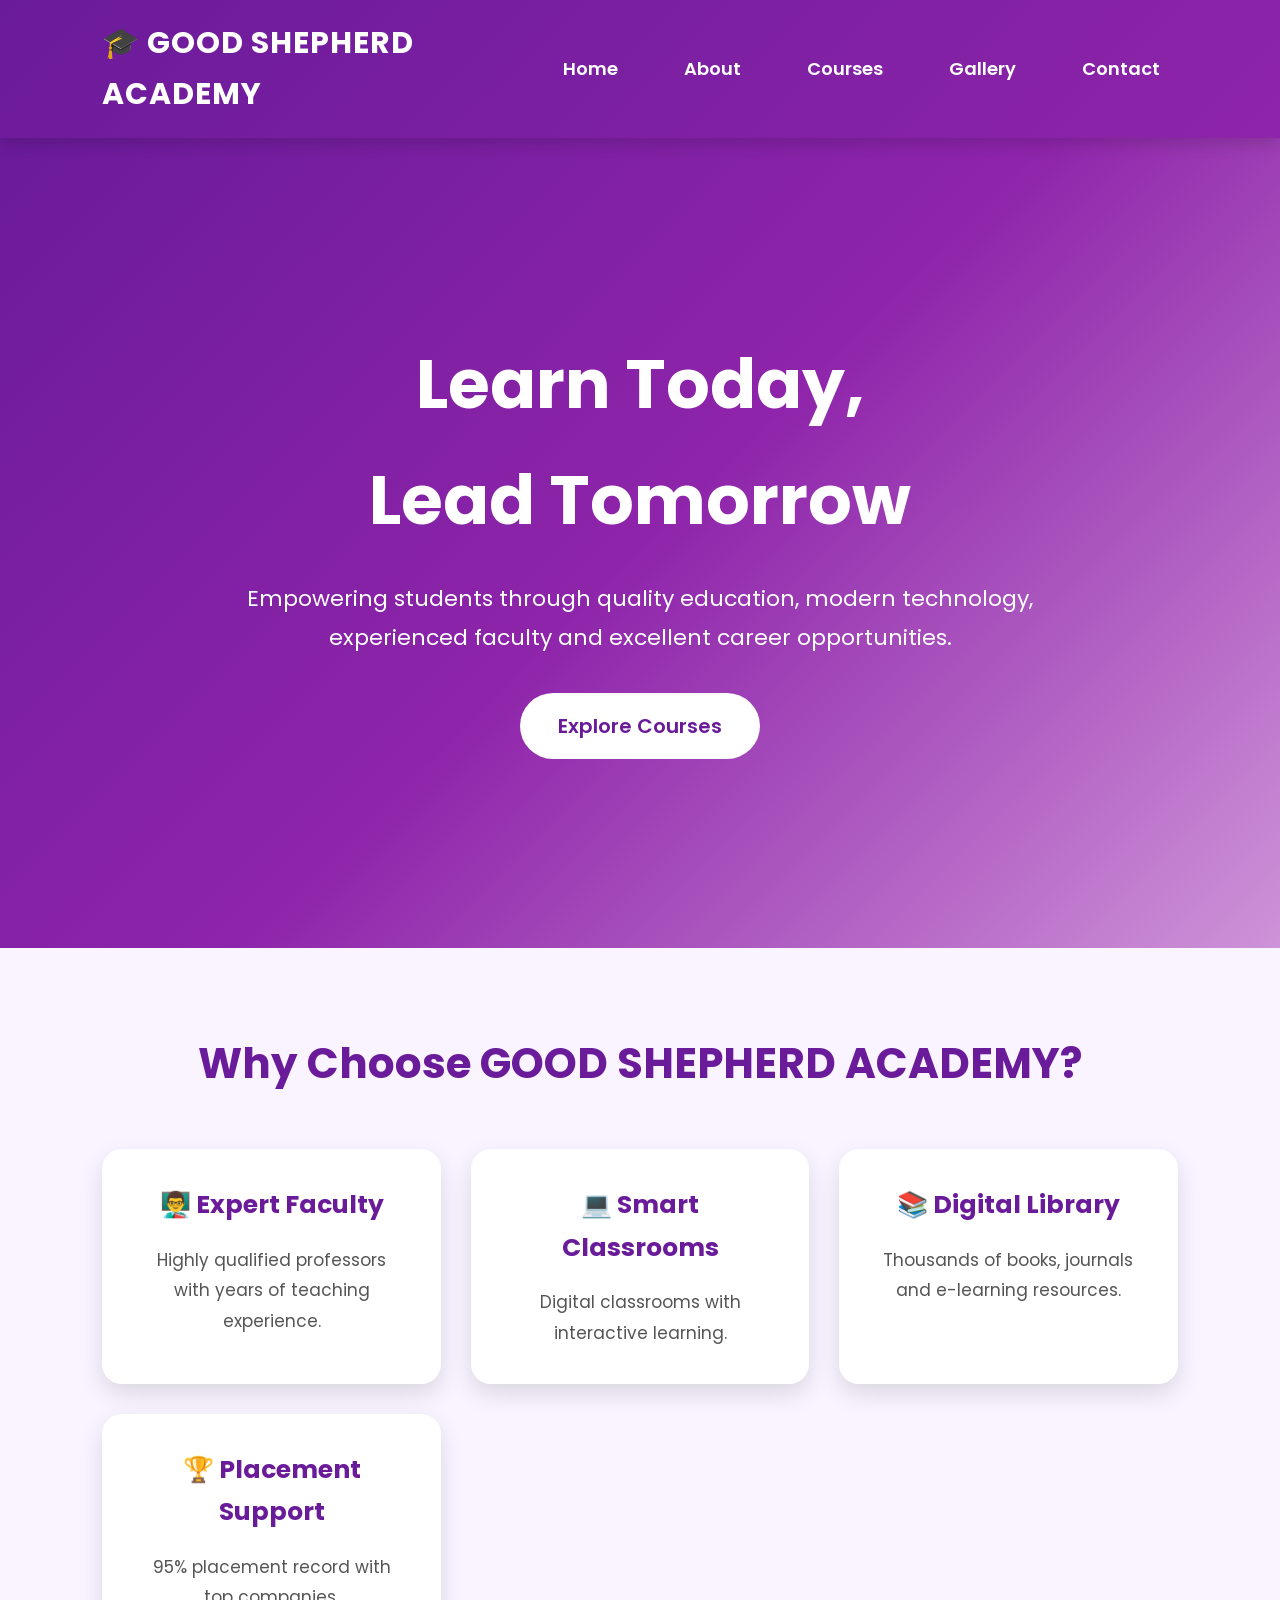
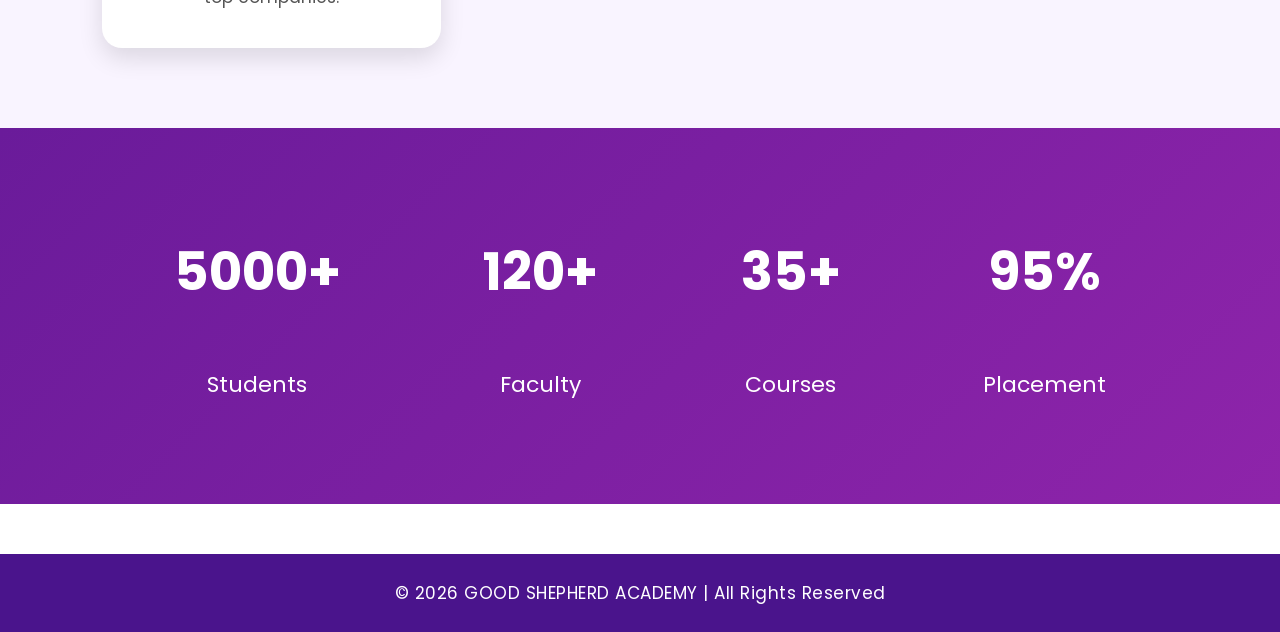
<file: index.html>
<!DOCTYPE html>
<html lang="en">

<head>

<meta charset="UTF-8">
<meta name="viewport" content="width=device-width, initial-scale=1.0">

<title>GOOD SHEPHERD ACADEMY | Home</title>

<meta name="description" content="GOOD SHEPHERD ACADEMY provides quality education with modern classrooms, experienced faculty and career-focused courses.">

<meta name="keywords" content="Education, College, Academy, Courses, Engineering">

<link rel="stylesheet" href="style.css">

<link href="https://fonts.googleapis.com/css2?family=Poppins:wght@300;400;600;700&display=swap" rel="stylesheet">

</head>

<body>

<header>

<div class="logo">
🎓 GOOD SHEPHERD ACADEMY
</div>

<nav>

<ul>

<li><a href="index.html">Home</a></li>

<li><a href="about.html">About</a></li>

<li><a href="courses.html">Courses</a></li>

<li><a href="gallery.html">Gallery</a></li>

<li><a href="contact.html">Contact</a></li>

</ul>

</nav>

</header>

<section class="hero">

<div class="hero-content">

<h1>Learn Today,<br>Lead Tomorrow</h1>

<p>

Empowering students through quality education,
modern technology, experienced faculty and
excellent career opportunities.

</p>

<a href="courses.html" class="btn">

Explore Courses

</a>

</div>

</section>

<section class="why">

<h2>Why Choose GOOD SHEPHERD ACADEMY?</h2>

<div class="cards">

<div class="card">

<h3>👨‍🏫 Expert Faculty</h3>

<p>

Highly qualified professors
with years of teaching experience.

</p>

</div>

<div class="card">

<h3>💻 Smart Classrooms</h3>

<p>

Digital classrooms with
interactive learning.

</p>

</div>

<div class="card">

<h3>📚 Digital Library</h3>

<p>

Thousands of books,
journals and e-learning resources.

</p>

</div>

<div class="card">

<h3>🏆 Placement Support</h3>

<p>

95% placement record with
top companies.

</p>

</div>

</div>

</section>

<section class="stats">

<div class="stat">

<h2>5000+</h2>

<p>Students</p>

</div>

<div class="stat">

<h2>120+</h2>

<p>Faculty</p>

</div>

<div class="stat">

<h2>35+</h2>

<p>Courses</p>

</div>

<div class="stat">

<h2>95%</h2>

<p>Placement</p>

</div>

</section>

<footer>

<p>

© 2026 GOOD SHEPHERD ACADEMY | All Rights Reserved

</p>

</footer>

</body>

</html>
</file>
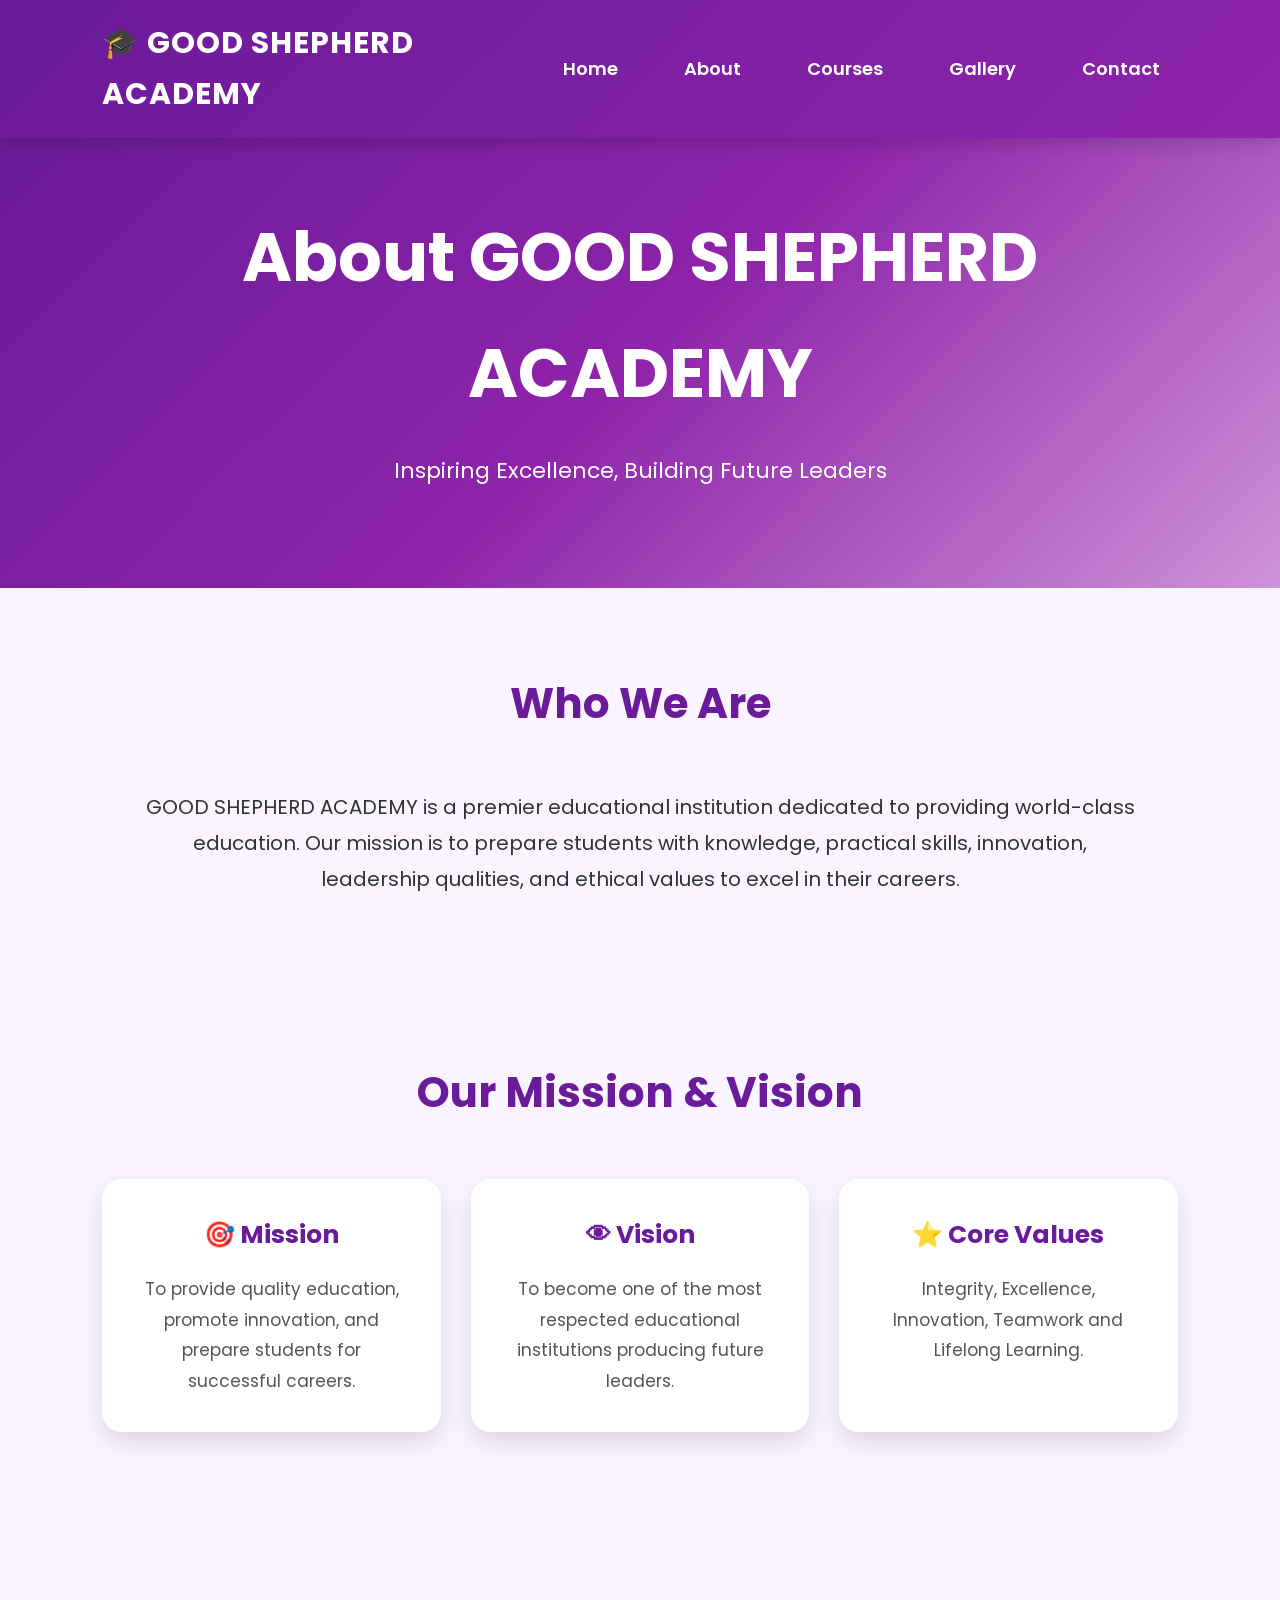
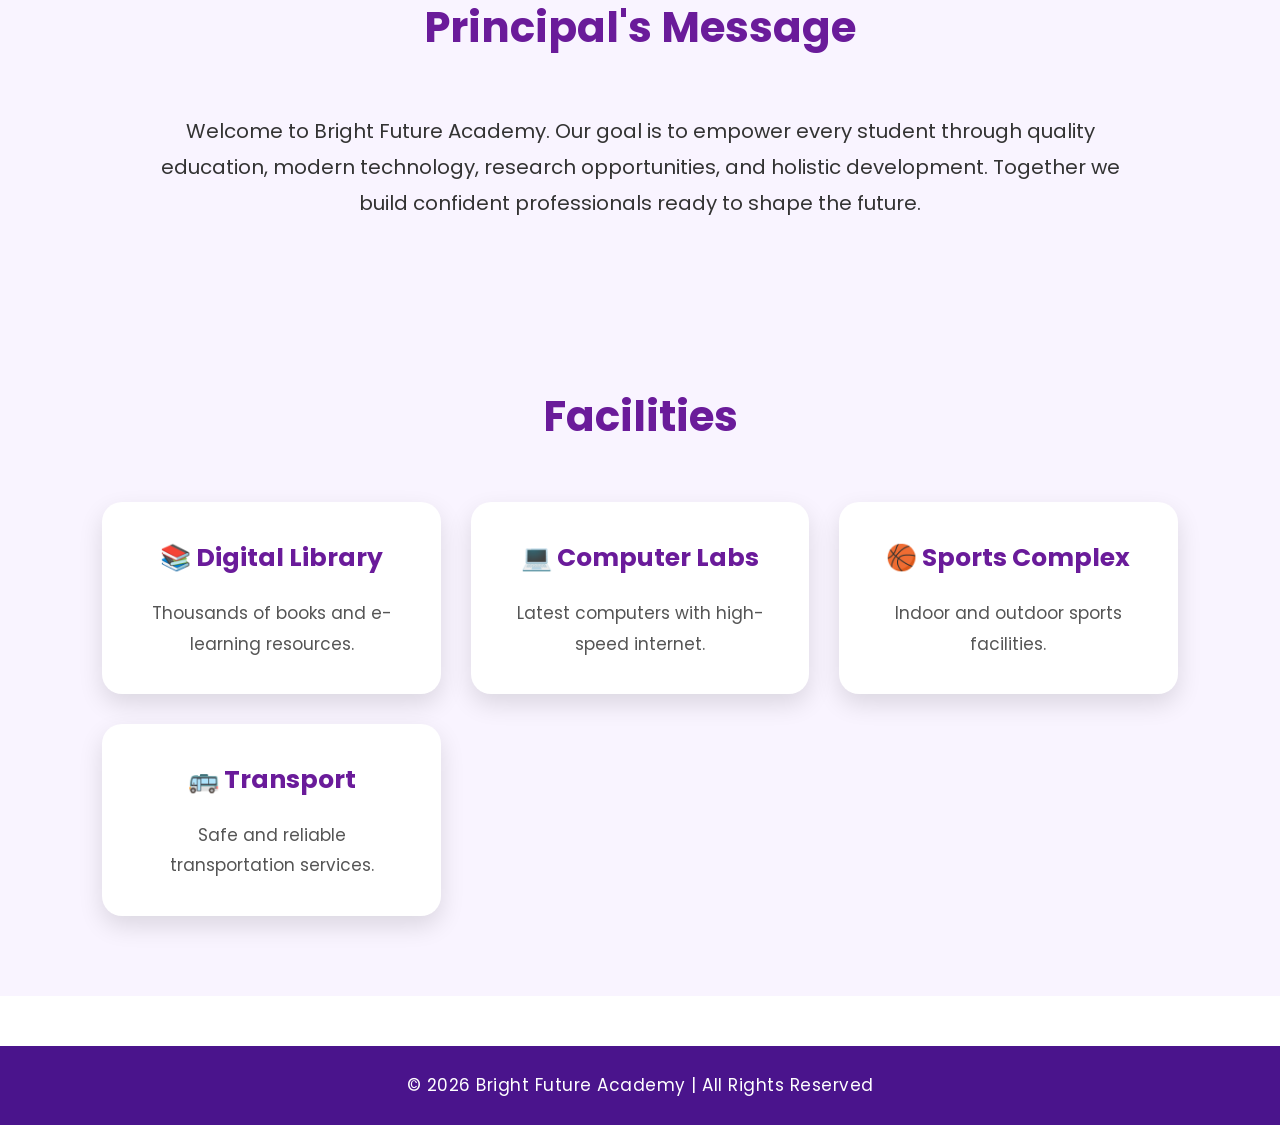
<file: about.html>
<!DOCTYPE html>
<html lang="en">

<head>

    <meta charset="UTF-8">
    <meta name="viewport" content="width=device-width, initial-scale=1.0">

    <title>GOOD SHEPHERD ACADEMY | About</title>

    <meta name="description" content="Learn more about GOOD SHEPHERD ACADEMY Academy, our mission, vision, and educational excellence.">

    <meta name="keywords" content="About Academy, Education, College">

    <link rel="stylesheet" href="style.css">

</head>

<body>

<header>

    <div class="logo">
        🎓 GOOD SHEPHERD ACADEMY
    </div>

    <nav>
        <ul>
            <li><a href="index.html">Home</a></li>
            <li><a href="about.html">About</a></li>
            <li><a href="courses.html">Courses</a></li>
            <li><a href="gallery.html">Gallery</a></li>
            <li><a href="contact.html">Contact</a></li>
        </ul>
    </nav>

</header>

<section class="hero" style="height:50vh;">

    <div class="hero-content">

        <h1>About  GOOD SHEPHERD ACADEMY</h1>

        <p>
            Inspiring Excellence, Building Future Leaders
        </p>

    </div>

</section>

<section class="why">

    <h2>Who We Are</h2>

    <p style="font-size:20px; max-width:1000px; margin:auto; line-height:1.8;">

        GOOD SHEPHERD ACADEMY is a premier educational institution dedicated
        to providing world-class education. Our mission is to prepare students
        with knowledge, practical skills, innovation, leadership qualities,
        and ethical values to excel in their careers.

    </p>

</section>

<section class="why">

<h2>Our Mission & Vision</h2>

<div class="cards">

<div class="card">

<h3>🎯 Mission</h3>

<p>

To provide quality education,
promote innovation,
and prepare students for successful careers.

</p>

</div>

<div class="card">

<h3>👁 Vision</h3>

<p>

To become one of the most respected educational
institutions producing future leaders.

</p>

</div>

<div class="card">

<h3>⭐ Core Values</h3>

<p>

Integrity, Excellence,
Innovation,
Teamwork and Lifelong Learning.

</p>

</div>

</div>

</section>

<section class="why">

<h2>Principal's Message</h2>

<p style="font-size:20px; max-width:1000px; margin:auto; line-height:1.8;">

Welcome to Bright Future Academy.

Our goal is to empower every student through quality education,
modern technology, research opportunities, and holistic development.

Together we build confident professionals ready to shape the future.

</p>

</section>

<section class="why">

<h2>Facilities</h2>

<div class="cards">

<div class="card">

<h3>📚 Digital Library</h3>

<p>Thousands of books and e-learning resources.</p>

</div>

<div class="card">

<h3>💻 Computer Labs</h3>

<p>Latest computers with high-speed internet.</p>

</div>

<div class="card">

<h3>🏀 Sports Complex</h3>

<p>Indoor and outdoor sports facilities.</p>

</div>

<div class="card">

<h3>🚌 Transport</h3>

<p>Safe and reliable transportation services.</p>

</div>

</div>

</section>

<footer>

<p>

© 2026 Bright Future Academy | All Rights Reserved

</p>

</footer>

</body>

</html>
</file>
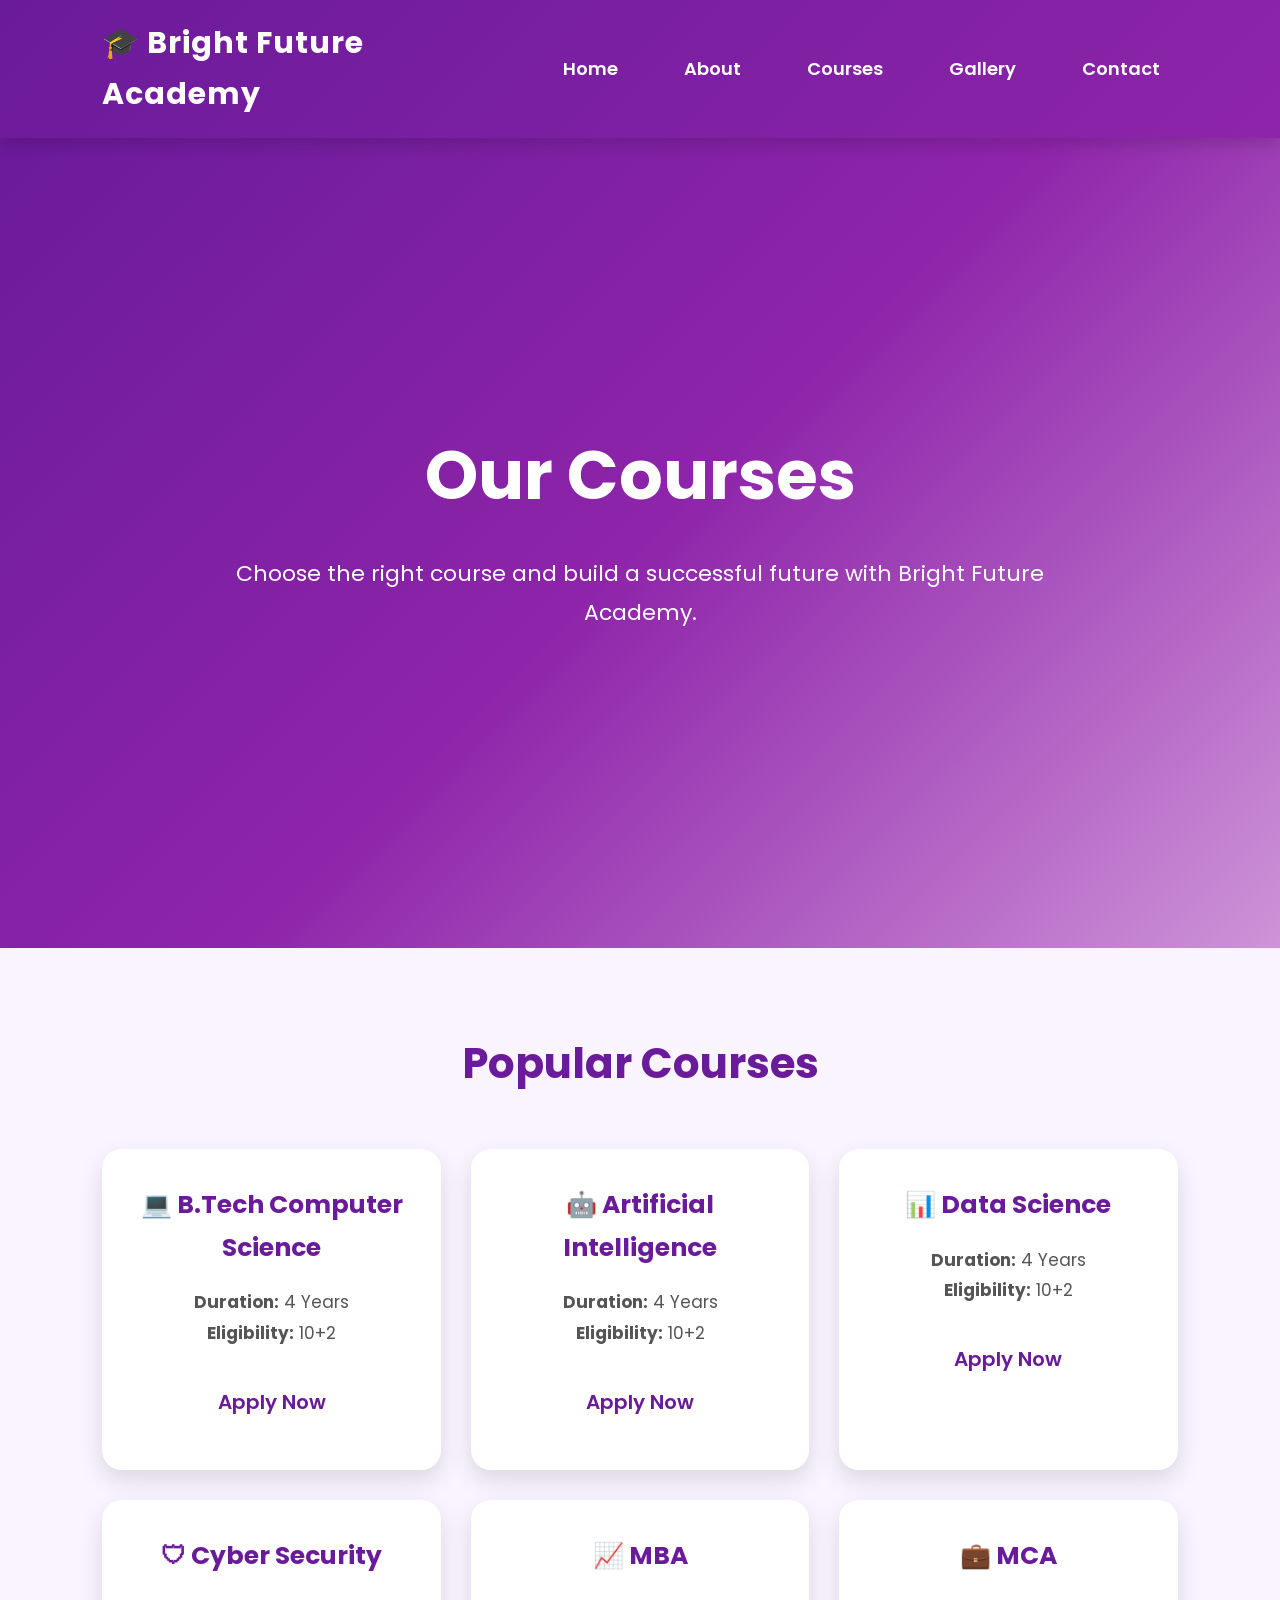
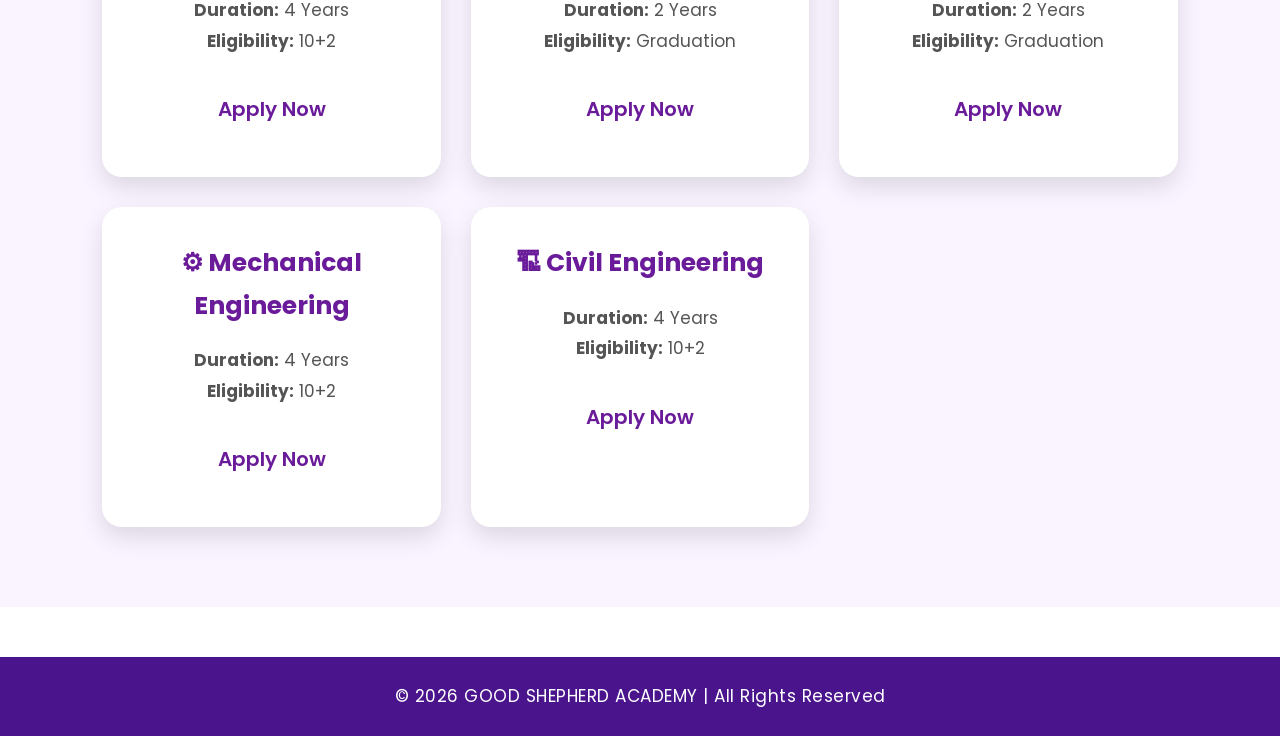
<file: courses.html>
<!DOCTYPE html>
<html lang="en">

<head>

<meta charset="UTF-8">
<meta name="viewport" content="width=device-width, initial-scale=1.0">

<title>Courses | GOOD SHEPHERD ACADEMY</title>

<meta name="description" content="Explore the professional courses offered by GOOD SHEPHERD ACADEMY.">

<meta name="keywords" content="B.Tech, MBA, MCA, AI, Data Science, Cyber Security">

<link rel="stylesheet" href="style.css">

<link href="https://fonts.googleapis.com/css2?family=Poppins:wght@300;400;500;600;700&display=swap" rel="stylesheet">

</head>

<body>

<header>

<div class="logo">
🎓 Bright Future Academy
</div>

<nav>

<ul>

<li><a href="index.html">Home</a></li>

<li><a href="about.html">About</a></li>

<li><a href="courses.html">Courses</a></li>

<li><a href="gallery.html">Gallery</a></li>

<li><a href="contact.html">Contact</a></li>

</ul>

</nav>

</header>

<section class="hero">

<div class="hero-content">

<h1>Our Courses</h1>

<p>

Choose the right course and build a successful future with Bright Future Academy.

</p>

</div>

</section>

<section class="why">

<h2>Popular Courses</h2>

<div class="cards">

<div class="card">
<h3>💻 B.Tech Computer Science</h3>
<p><strong>Duration:</strong> 4 Years</p>
<p><strong>Eligibility:</strong> 10+2</p>
<a href="contact.html" class="btn">Apply Now</a>
</div>

<div class="card">
<h3>🤖 Artificial Intelligence</h3>
<p><strong>Duration:</strong> 4 Years</p>
<p><strong>Eligibility:</strong> 10+2</p>
<a href="contact.html" class="btn">Apply Now</a>
</div>

<div class="card">
<h3>📊 Data Science</h3>
<p><strong>Duration:</strong> 4 Years</p>
<p><strong>Eligibility:</strong> 10+2</p>
<a href="contact.html" class="btn">Apply Now</a>
</div>

<div class="card">
<h3>🛡 Cyber Security</h3>
<p><strong>Duration:</strong> 4 Years</p>
<p><strong>Eligibility:</strong> 10+2</p>
<a href="contact.html" class="btn">Apply Now</a>
</div>

<div class="card">
<h3>📈 MBA</h3>
<p><strong>Duration:</strong> 2 Years</p>
<p><strong>Eligibility:</strong> Graduation</p>
<a href="contact.html" class="btn">Apply Now</a>
</div>

<div class="card">
<h3>💼 MCA</h3>
<p><strong>Duration:</strong> 2 Years</p>
<p><strong>Eligibility:</strong> Graduation</p>
<a href="contact.html" class="btn">Apply Now</a>
</div>

<div class="card">
<h3>⚙ Mechanical Engineering</h3>
<p><strong>Duration:</strong> 4 Years</p>
<p><strong>Eligibility:</strong> 10+2</p>
<a href="contact.html" class="btn">Apply Now</a>
</div>

<div class="card">
<h3>🏗 Civil Engineering</h3>
<p><strong>Duration:</strong> 4 Years</p>
<p><strong>Eligibility:</strong> 10+2</p>
<a href="contact.html" class="btn">Apply Now</a>
</div>

</div>

</section>

<footer>

<p>

© 2026 GOOD SHEPHERD ACADEMY | All Rights Reserved

</p>

</footer>

</body>

</html>
</file>
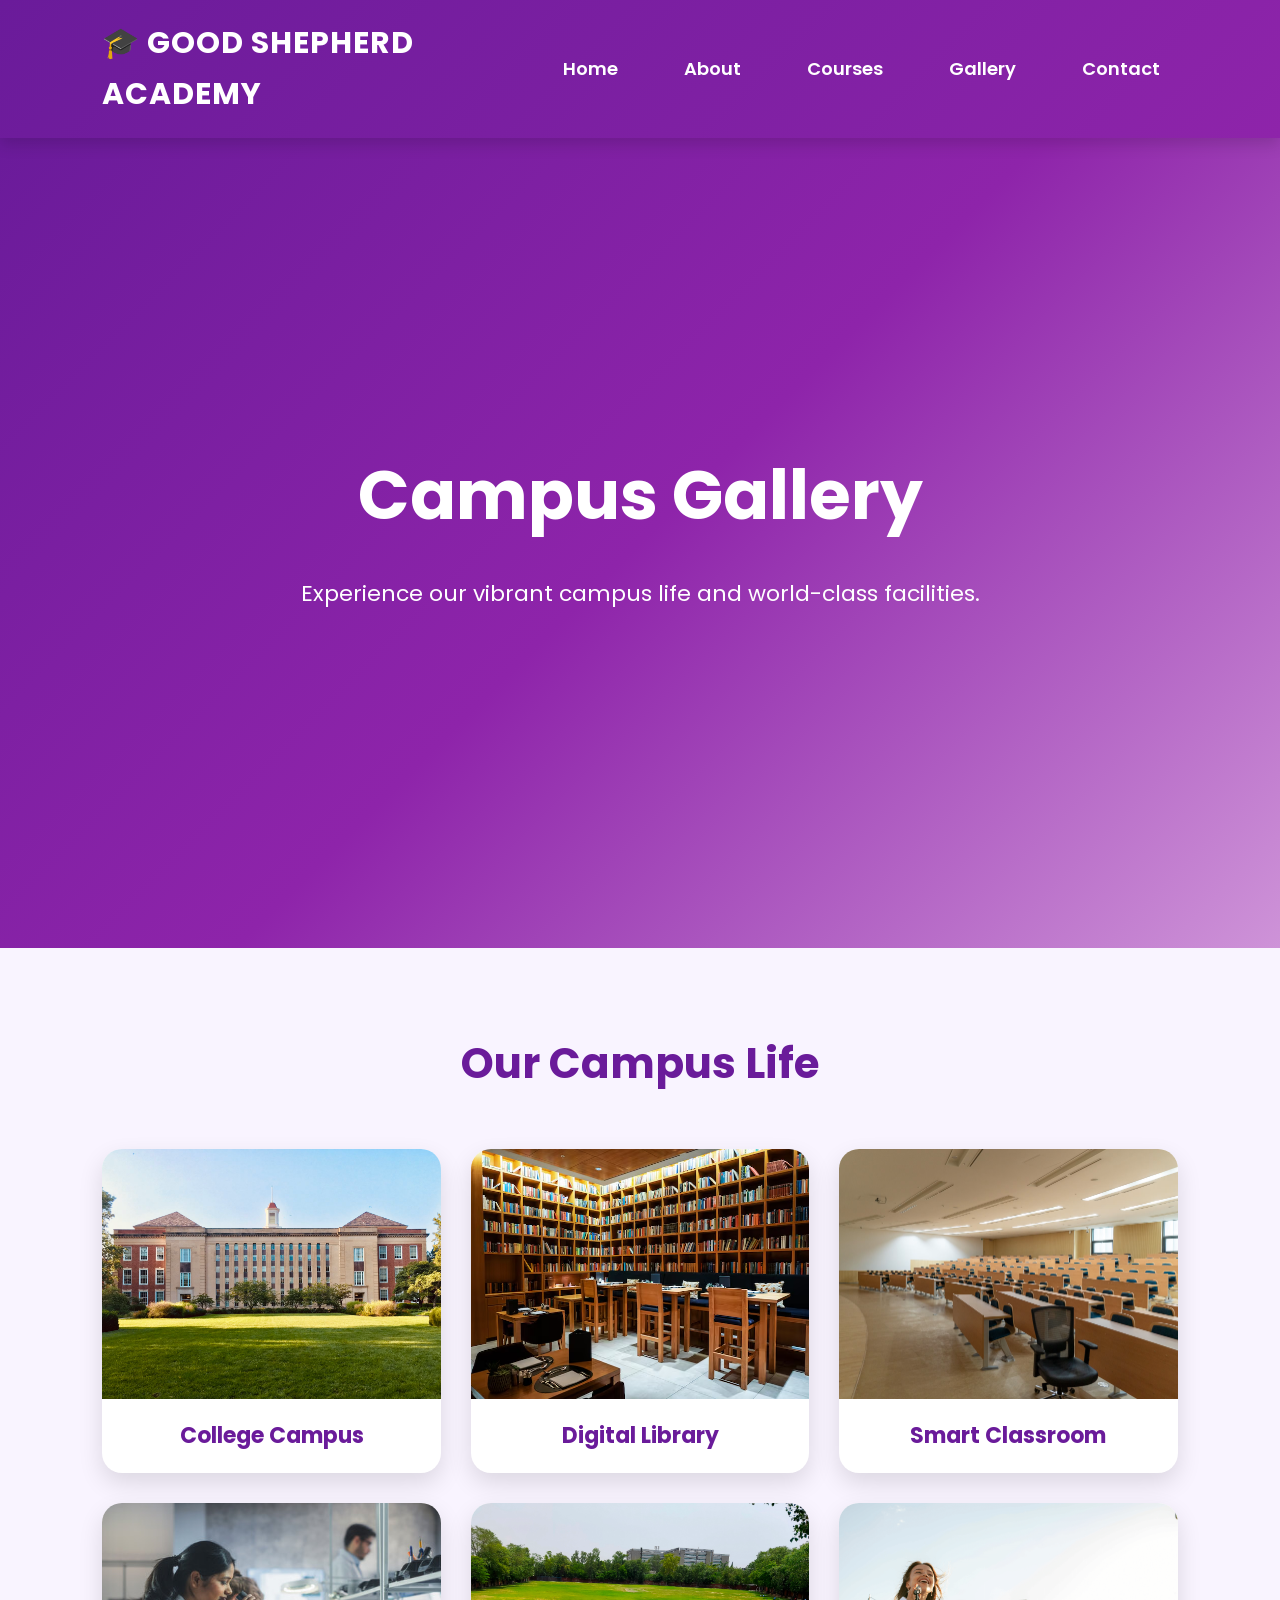
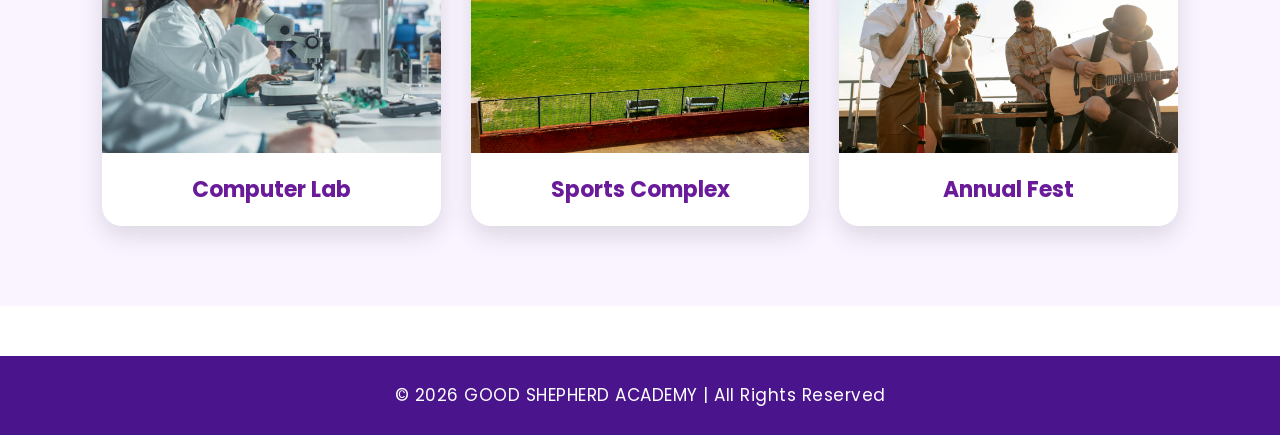
<file: gallery.html>
<!DOCTYPE html>
<html lang="en">

<head>

<meta charset="UTF-8">
<meta name="viewport" content="width=device-width, initial-scale=1.0">

<title>Gallery | GOOD SHEPHERD ACADEMY</title>

<meta name="description" content="Explore our campus, classrooms, laboratories, library and student activities.">

<meta name="keywords" content="College Gallery, Campus, Library, Laboratory, Events">

<link rel="stylesheet" href="style.css">

<link href="https://fonts.googleapis.com/css2?family=Poppins:wght@300;400;500;600;700&display=swap" rel="stylesheet">

</head>

<body>

<header>

<div class="logo">
🎓 GOOD SHEPHERD ACADEMY
</div>

<nav>

<ul>

<li><a href="index.html">Home</a></li>

<li><a href="about.html">About</a></li>

<li><a href="courses.html">Courses</a></li>

<li><a href="gallery.html">Gallery</a></li>

<li><a href="contact.html">Contact</a></li>

</ul>

</nav>

</header>

<section class="hero">

<div class="hero-content">

<h1>Campus Gallery</h1>

<p>

Experience our vibrant campus life and world-class facilities.

</p>

</div>

</section>

<section class="why">

<h2>Our Campus Life</h2>

<div class="gallery-grid">

<div class="gallery-item">
<img src="images/campus.jpg" alt="College Campus">
<h3>College Campus</h3>
</div>

<div class="gallery-item">
<img src="images/library.jpg" alt="Digital Library">
<h3>Digital Library</h3>
</div>

<div class="gallery-item">
<img src="images/classroom.jpg" alt="Smart Classroom">
<h3>Smart Classroom</h3>
</div>

<div class="gallery-item">
<img src="images/lab.jpg" alt="Computer Laboratory">
<h3>Computer Lab</h3>
</div>

<div class="gallery-item">
<img src="images/sports.jpg" alt="Sports Complex">
<h3>Sports Complex</h3>
</div>

<div class="gallery-item">
<img src="images/event.jpg" alt="Annual Cultural Fest">
<h3>Annual Fest</h3>
</div>

</div>

</section>

<footer>

<p>

© 2026 GOOD SHEPHERD ACADEMY | All Rights Reserved

</p>

</footer>

</body>

</html>
</file>
<file: style.css>
/* ===================================
   Bright Future Academy
   Premium CSS - Part 1
=================================== */

/* Google Font */
@import url('https://fonts.googleapis.com/css2?family=Poppins:wght@300;400;500;600;700;800&display=swap');

/* Reset */

*{
    margin:0;
    padding:0;
    box-sizing:border-box;
    font-family:'Poppins',sans-serif;
}

html{
    scroll-behavior:smooth;
}

body{
    background:#ffffff;
    color:#333;
    line-height:1.7;
}

/* Header */

header{

    width:100%;

    background:linear-gradient(135deg,#6A1B9A,#8E24AA);

    display:flex;

    justify-content:space-between;

    align-items:center;

    padding:18px 8%;

    position:sticky;

    top:0;

    z-index:1000;

    box-shadow:0 6px 15px rgba(0,0,0,.15);

}

/* Logo */

.logo{

    color:white;

    font-size:30px;

    font-weight:700;

    letter-spacing:1px;

}

/* Navigation */

nav ul{

    display:flex;

    list-style:none;

}

nav ul li{

    margin-left:30px;

}

nav ul li a{

    text-decoration:none;

    color:white;

    font-size:18px;

    font-weight:600;

    transition:.3s;

    padding:10px 18px;

    border-radius:30px;

}

nav ul li a:hover{

    background:white;

    color:#6A1B9A;

}

/* Hero Section */

.hero{

    height:90vh;

    background:linear-gradient(135deg,#6A1B9A,#8E24AA,#CE93D8);

    display:flex;

    justify-content:center;

    align-items:center;

    text-align:center;

    padding:30px;

    color:white;

}

.hero-content{

    max-width:900px;

}

.hero h1{

    font-size:68px;

    font-weight:700;

    margin-bottom:20px;

}

.hero h2{

    font-size:60px;

    font-weight:700;

    margin-bottom:20px;

}

.hero p{

    font-size:22px;

    margin-bottom:35px;

    line-height:1.8;

}

/* Button */

.btn{

    display:inline-block;

    background:white;

    color:#6A1B9A;

    text-decoration:none;

    padding:16px 38px;

    border-radius:40px;

    font-size:20px;

    font-weight:600;

    transition:.4s;

}

.btn:hover{

    background:#F3E5F5;

    transform:translateY(-5px);

    box-shadow:0 10px 25px rgba(0,0,0,.2);

}

/* Common Section */

section{

    padding:80px 8%;

}

section h2{

    text-align:center;

    font-size:42px;

    color:#6A1B9A;

    margin-bottom:50px;

}
/* ===================================
   Premium CSS - Part 2
   Cards | About | Courses | Statistics
=================================== */

/* WHY CHOOSE US */

.why{
    background:#f9f4ff;
    text-align:center;
}

.cards{
    display:grid;
    grid-template-columns:repeat(auto-fit,minmax(260px,1fr));
    gap:30px;
}

.card{
    background:white;
    padding:35px;
    border-radius:20px;
    box-shadow:0 10px 25px rgba(0,0,0,.12);
    transition:.4s;
}

.card:hover{
    transform:translateY(-12px);
    box-shadow:0 18px 35px rgba(106,27,154,.25);
}

.card h3{
    color:#6A1B9A;
    font-size:25px;
    margin-bottom:18px;
}

.card p{
    font-size:17px;
    color:#555;
    line-height:1.8;
}

.card .btn{
    margin-top:20px;
}

/* ABOUT PAGE */

.about-text{
    max-width:1000px;
    margin:auto;
    text-align:center;
    font-size:20px;
    line-height:1.9;
    color:#555;
}

.message-box{
    max-width:1000px;
    margin:40px auto;
    background:white;
    padding:40px;
    border-radius:20px;
    box-shadow:0 10px 25px rgba(0,0,0,.12);
}

.message-box h2{
    color:#6A1B9A;
    margin-bottom:20px;
}

.message-box p{
    font-size:19px;
    line-height:1.8;
    text-align:center;
}

/* COURSE CARDS */

.course-card{
    background:white;
    border-radius:20px;
    overflow:hidden;
    box-shadow:0 10px 25px rgba(0,0,0,.12);
    transition:.4s;
}

.course-card:hover{
    transform:translateY(-10px);
}

.course-card img{
    width:100%;
    height:220px;
    object-fit:cover;
}

.course-content{
    padding:25px;
}

.course-content h3{
    color:#6A1B9A;
    margin-bottom:15px;
}

.course-content p{
    color:#555;
    margin-bottom:15px;
}

/* STATISTICS */

.stats{

    background:linear-gradient(135deg,#6A1B9A,#8E24AA);

    display:flex;

    justify-content:space-around;

    align-items:center;

    flex-wrap:wrap;

    color:white;

    text-align:center;

}

.stat{
    margin:20px;
}

.stat h2{
    font-size:52px;
    color:white;
}

.stat p{
    font-size:22px;
}

/* PAGE TITLES */

.page-title{
    text-align:center;
    margin-bottom:60px;
}

.page-title h1{
    color:#6A1B9A;
    font-size:48px;
}

.page-title p{
    font-size:20px;
    color:#666;
    margin-top:15px;
}
/* ===================================
   Premium CSS - Part 3
   Gallery | Contact | Footer
=================================== */

/* ======================
   GALLERY
====================== */

.gallery-grid{
    display:grid;
    grid-template-columns:repeat(auto-fit,minmax(280px,1fr));
    gap:30px;
    margin-top:40px;
}

.gallery-item{
    background:#fff;
    border-radius:20px;
    overflow:hidden;
    box-shadow:0 10px 25px rgba(0,0,0,.12);
    transition:.4s;
}

.gallery-item:hover{
    transform:translateY(-10px);
    box-shadow:0 18px 35px rgba(106,27,154,.25);
}

.gallery-item img{
    width:100%;
    height:250px;
    object-fit:cover;
    transition:.4s;
}

.gallery-item:hover img{
    transform:scale(1.08);
}

.gallery-item h3{
    padding:18px;
    text-align:center;
    color:#6A1B9A;
    font-size:22px;
}

/* ======================
   CONTACT PAGE
====================== */

.contact-section{
    max-width:750px;
    margin:60px auto;
    background:white;
    padding:40px;
    border-radius:20px;
    box-shadow:0 10px 25px rgba(0,0,0,.12);
}

.contact-section h2{
    text-align:center;
    color:#6A1B9A;
    margin-bottom:30px;
}

#contactForm input,
#contactForm select,
#contactForm textarea{
    width:100%;
    padding:15px;
    margin-bottom:20px;
    border:1px solid #ddd;
    border-radius:10px;
    outline:none;
    font-size:16px;
    transition:.3s;
}

#contactForm input:focus,
#contactForm select:focus,
#contactForm textarea:focus{
    border-color:#8E24AA;
    box-shadow:0 0 10px rgba(142,36,170,.2);
}

#contactForm textarea{
    resize:vertical;
}

#contactForm button{
    width:100%;
    padding:15px;
    background:linear-gradient(135deg,#6A1B9A,#8E24AA);
    color:white;
    border:none;
    border-radius:30px;
    font-size:18px;
    cursor:pointer;
    transition:.3s;
}

#contactForm button:hover{
    transform:translateY(-4px);
    box-shadow:0 10px 20px rgba(106,27,154,.25);
}

/* ======================
   FOOTER
====================== */

footer{
    background:#4A148C;
    color:white;
    text-align:center;
    padding:25px;
    margin-top:50px;
}

footer p{
    font-size:17px;
    letter-spacing:.5px;
}
/* ===================================
   Premium CSS - Part 4
   Animations & Responsive Design
=================================== */

/* Fade Animation */

.hero-content,
.card,
.gallery-item,
.contact-section,
.message-box{
    animation:fadeUp 1s ease;
}

@keyframes fadeUp{

    from{
        opacity:0;
        transform:translateY(40px);
    }

    to{
        opacity:1;
        transform:translateY(0);
    }

}

/* Smooth Image Hover */

img{
    max-width:100%;
    display:block;
}

/* Scrollbar */

::-webkit-scrollbar{
    width:10px;
}

::-webkit-scrollbar-track{
    background:#f3e5f5;
}

::-webkit-scrollbar-thumb{
    background:#8E24AA;
    border-radius:20px;
}

::-webkit-scrollbar-thumb:hover{
    background:#6A1B9A;
}

/* Selection */

::selection{
    background:#8E24AA;
    color:white;
}

/* Responsive Design */

@media(max-width:992px){

header{

    flex-direction:column;

    padding:20px;

}

.logo{

    margin-bottom:20px;

}

nav ul{

    flex-wrap:wrap;

    justify-content:center;

}

nav ul li{

    margin:10px;

}

.hero{

    height:auto;

    padding:100px 20px;

}

.hero h1{

    font-size:50px;

}

.hero h2{

    font-size:45px;

}

.hero p{

    font-size:20px;

}

.stats{

    flex-direction:column;

}

}

@media(max-width:768px){

section{

    padding:60px 25px;

}

.hero h1{

    font-size:38px;

}

.hero h2{

    font-size:34px;

}

.hero p{

    font-size:18px;

}

.cards{

    grid-template-columns:1fr;

}

.gallery-grid{

    grid-template-columns:1fr;

}

.logo{

    font-size:24px;

}

nav ul{

    flex-direction:column;

    align-items:center;

}

nav ul li{

    margin:8px 0;

}

.btn{

    font-size:18px;

    padding:14px 30px;

}

.stat h2{

    font-size:40px;

}

.stat p{

    font-size:18px;

}

.contact-section{

    padding:25px;

}

}

@media(max-width:480px){

.hero h1{

    font-size:30px;

}

.hero h2{

    font-size:28px;

}

.hero p{

    font-size:16px;

}

section h2{

    font-size:30px;

}

.card{

    padding:25px;

}

}
</file>
